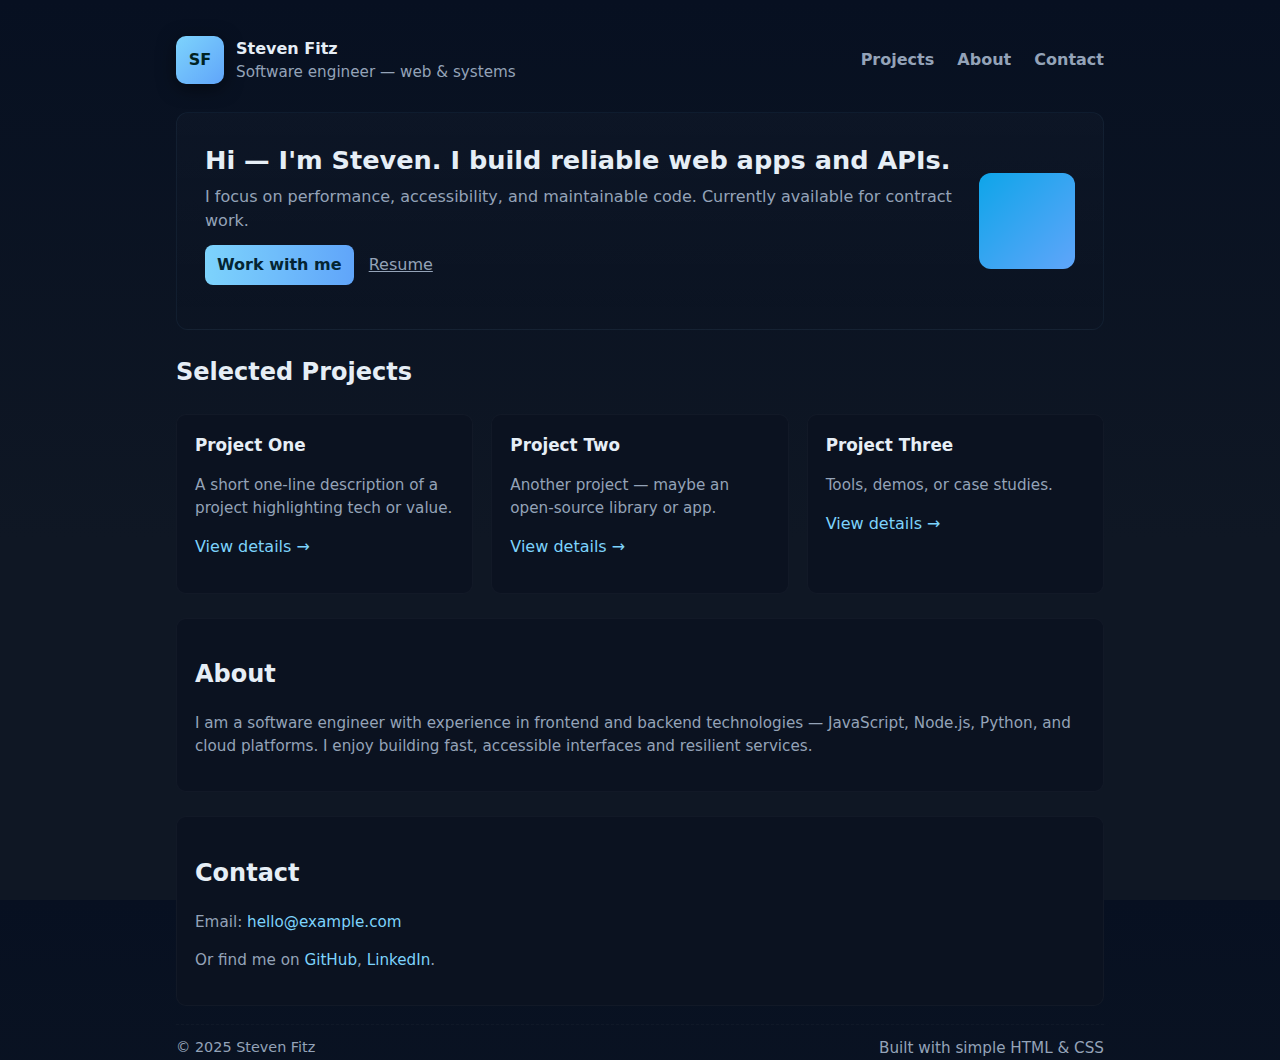
<file: index.html>
<!doctype html>
<html lang="en">
<head>
    <meta charset="utf-8" />
    <meta name="viewport" content="width=device-width,initial-scale=1" />
    <title>Steven Fitz — Portfolio</title>
    <meta name="description" content="Steven Fitz — software engineer. Projects, blog, and contact." />
    <meta name="author" content="Steven Fitz" />
    <meta property="og:title" content="Steven Fitz — Portfolio" />
    <meta property="og:description" content="Software engineer. Projects, blog, and contact." />
    <meta property="og:type" content="website" />
    <link rel="icon" href="/favicon.ico" />
    <style>
        :root{
            --bg:#0f1724; --card:#0b1220; --muted:#94a3b8; --accent:#7dd3fc; --text:#e6eef6;
            --max-width:1000px;
        }
        *{box-sizing:border-box}
        html,body{height:100%}
        body{
            margin:0;
            font-family:Inter, ui-sans-serif, system-ui, -apple-system, "Segoe UI", Roboto, "Helvetica Neue", Arial;
            background:linear-gradient(180deg,#071021 0%, var(--bg) 60%);
            color:var(--text);
            -webkit-font-smoothing:antialiased;
            -moz-osx-font-smoothing:grayscale;
            line-height:1.5;
            display:flex;
            justify-content:center;
        }
        .wrap{width:100%;max-width:var(--max-width);padding:36px}
        header{display:flex;align-items:center;justify-content:space-between;gap:12px;margin-bottom:28px}
        .brand{display:flex;align-items:center;gap:12px}
        .logo{
            width:48px;height:48px;border-radius:10px;background:linear-gradient(135deg,var(--accent),#60a5fa);
            display:inline-grid;place-items:center;font-weight:700;color:#022;box-shadow:0 4px 18px rgba(0,0,0,.5)
        }
        nav a{color:var(--muted);text-decoration:none;margin-left:18px;font-weight:600}
        nav a:hover{color:var(--accent)}
        main{display:grid;grid-template-columns:1fr;gap:24px}
        .hero{
            background:linear-gradient(180deg,rgba(255,255,255,0.02),transparent);
            border:1px solid rgba(125,211,252,.06);
            padding:28px;border-radius:12px;display:flex;align-items:center;gap:20px;
        }
        .avatar{width:96px;height:96px;border-radius:12px;background:linear-gradient(135deg,#0ea5e9,#60a5fa);flex:0 0 96px}
        h1{margin:0;font-size:1.6rem}
        p.lead{margin:6px 0 0;color:var(--muted)}
        .grid{display:grid;grid-template-columns:repeat(auto-fit,minmax(240px,1fr));gap:18px}
        .card{background:var(--card);border-radius:10px;padding:18px;border:1px solid rgba(255,255,255,.03)}
        .card h3{margin:0 0 8px;font-size:1.05rem}
        .muted{color:var(--muted);font-size:.95rem}
        footer{margin-top:18px;padding-top:12px;border-top:1px dashed rgba(255,255,255,.03);color:var(--muted);font-size:.9rem;display:flex;justify-content:space-between}
        a.button{
            display:inline-block;padding:8px 12px;border-radius:8px;background:linear-gradient(90deg,var(--accent),#60a5fa);color:#042433;font-weight:700;text-decoration:none
        }
        @media (max-width:640px){
            header{flex-direction:column;align-items:flex-start;gap:12px}
            .hero{flex-direction:row;gap:16px}
        }
    </style>
</head>
<body>
    <div class="wrap" role="main">
        <header>
            <div class="brand">
                <div class="logo" aria-hidden="true">SF</div>
                <div>
                    <div style="font-weight:800">Steven Fitz</div>
                    <div style="color:var(--muted);font-size:.95rem">Software engineer — web & systems</div>
                </div>
            </div>
            <nav aria-label="Primary navigation">
                <a href="#projects">Projects</a>
                <a href="#about">About</a>
                <a href="#contact">Contact</a>
            </nav>
        </header>

        <main>
            <section class="hero" aria-labelledby="intro-heading">
                <div style="flex:1">
                    <h1 id="intro-heading">Hi — I'm Steven. I build reliable web apps and APIs.</h1>
                    <p class="lead">I focus on performance, accessibility, and maintainable code. Currently available for contract work.</p>
                    <p style="margin-top:12px">
                        <a class="button" href="#contact">Work with me</a>
                        <a style="margin-left:10px;color:var(--muted);text-decoration:underline" href="/resume.pdf" target="_blank" rel="noopener">Resume</a>
                    </p>
                </div>
                <div class="avatar" aria-hidden="true"></div>
            </section>

            <section id="projects" class="grid" aria-labelledby="projects-heading">
                <h2 id="projects-heading" style="grid-column:1/-1;margin:0 0 6px">Selected Projects</h2>

                <article class="card">
                    <h3>Project One</h3>
                    <p class="muted">A short one-line description of a project highlighting tech or value.</p>
                    <p style="margin-top:10px"><a href="#" style="color:var(--accent);text-decoration:none">View details →</a></p>
                </article>

                <article class="card">
                    <h3>Project Two</h3>
                    <p class="muted">Another project — maybe an open-source library or app.</p>
                    <p style="margin-top:10px"><a href="#" style="color:var(--accent);text-decoration:none">View details →</a></p>
                </article>

                <article class="card">
                    <h3>Project Three</h3>
                    <p class="muted">Tools, demos, or case studies.</p>
                    <p style="margin-top:10px"><a href="#" style="color:var(--accent);text-decoration:none">View details →</a></p>
                </article>
            </section>

            <section id="about" class="card" aria-labelledby="about-heading">
                <h2 id="about-heading">About</h2>
                <p class="muted">I am a software engineer with experience in frontend and backend technologies — JavaScript, Node.js, Python, and cloud platforms. I enjoy building fast, accessible interfaces and resilient services.</p>
            </section>

            <section id="contact" class="card" aria-labelledby="contact-heading">
                <h2 id="contact-heading">Contact</h2>
                <p class="muted">Email: <a href="mailto:hello@example.com" style="color:var(--accent);text-decoration:none">hello@example.com</a></p>
                <p class="muted">Or find me on
                    <a href="#" style="color:var(--accent);text-decoration:none">GitHub</a>,
                    <a href="#" style="color:var(--accent);text-decoration:none">LinkedIn</a>.
                </p>
            </section>
        </main>

        <footer>
            <div>© <time datetime="2025">2025</time> Steven Fitz</div>
            <div class="muted">Built with simple HTML & CSS</div>
        </footer>
    </div>

    <script>
        // small helper: smooth in-page links
        document.querySelectorAll('a[href^="#"]').forEach(a=>{
            a.addEventListener('click', e=>{
                const id=a.getAttribute('href').slice(1);
                if(!id) return;
                const el=document.getElementById(id);
                if(el){ e.preventDefault(); el.scrollIntoView({behavior:'smooth',block:'start'}); }
            });
        });
    </script>
</body>
</html>
</file>
